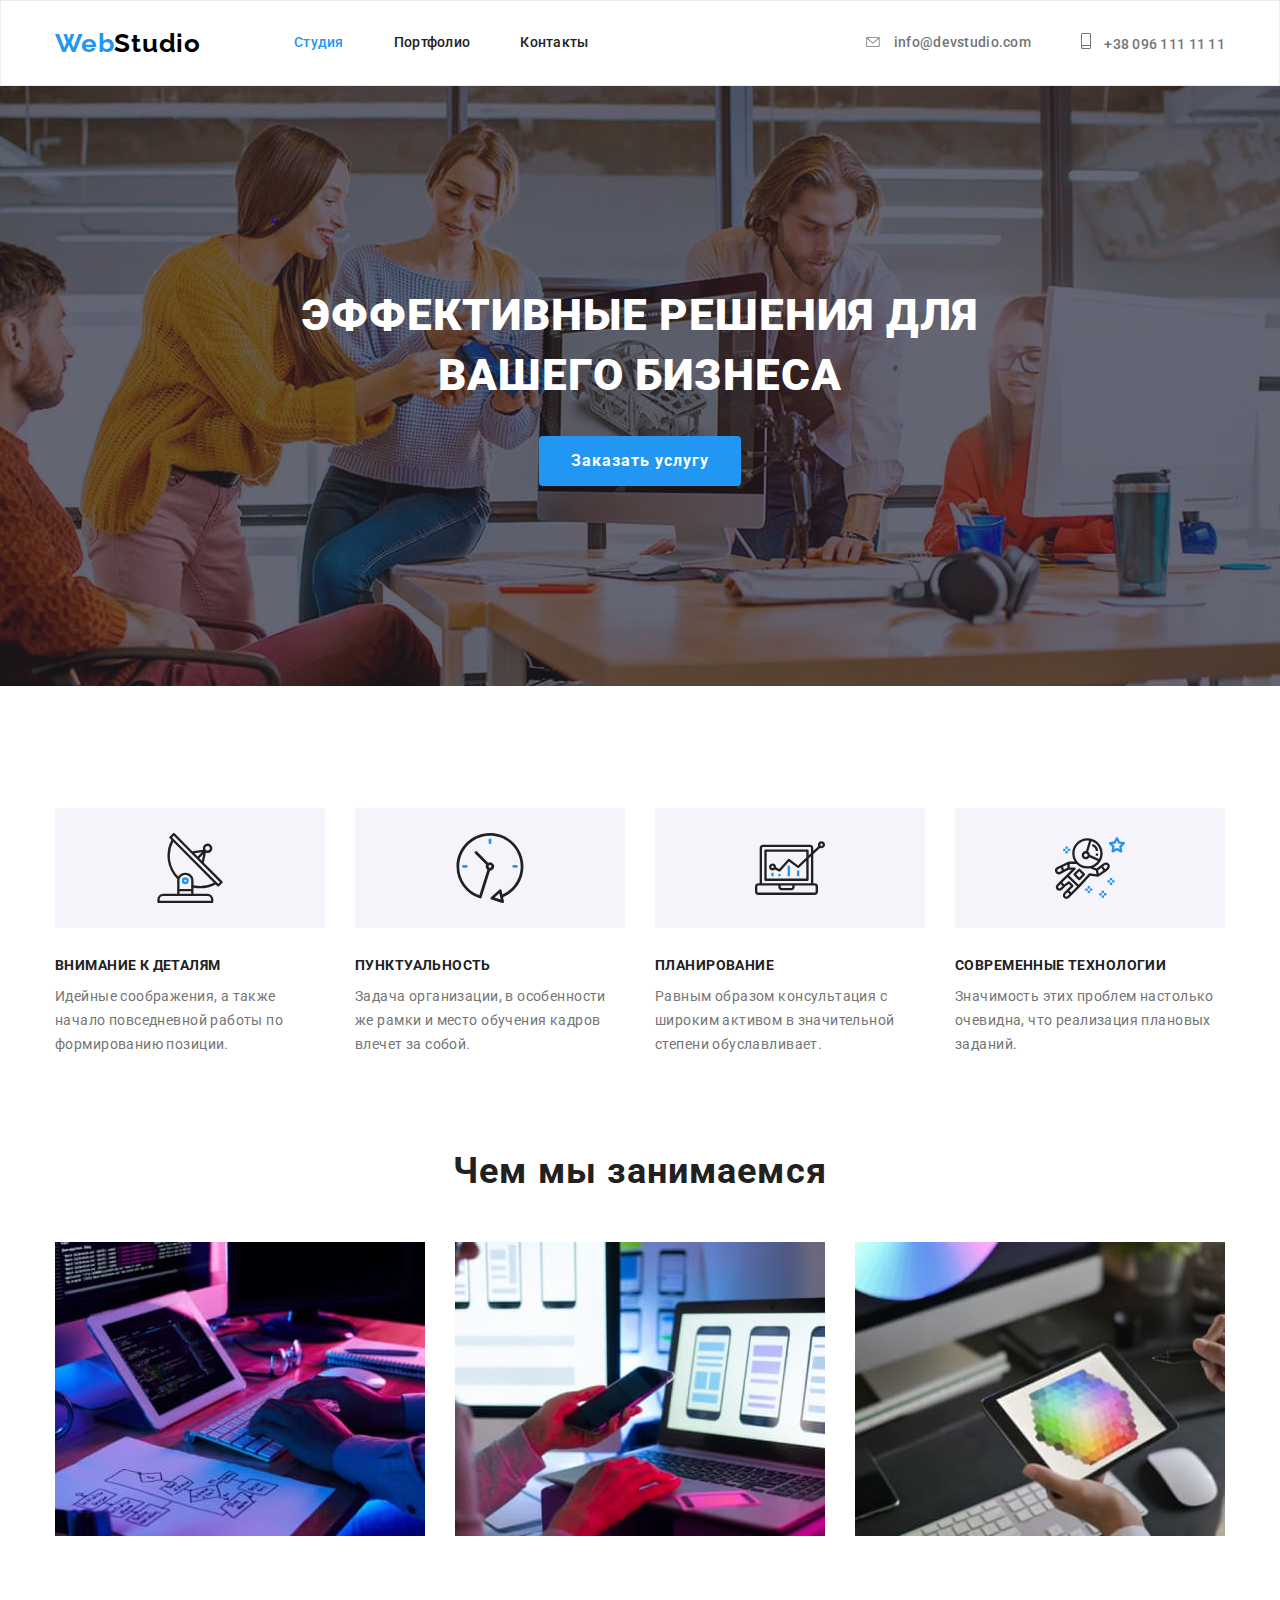
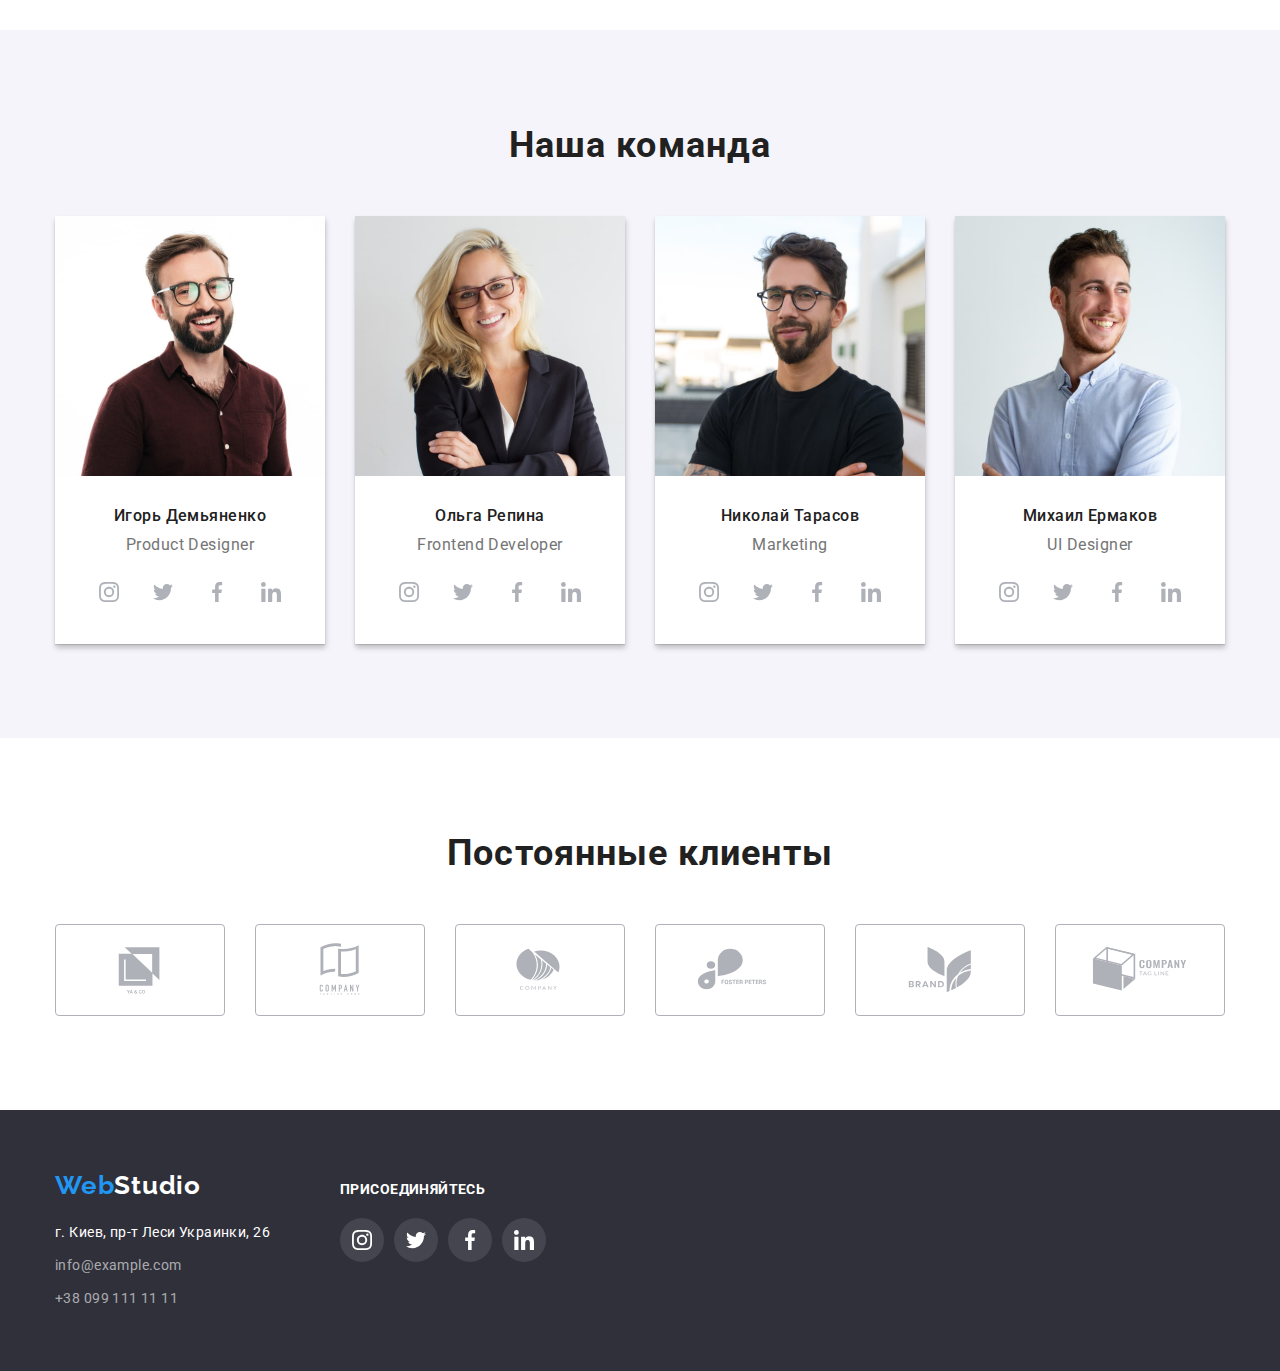
<file: index.html>
<!DOCTYPE html>
<html lang="ru">
    <head>
        <meta charset="UTF-8" />
        <meta http-equiv="X-UA-Compatible" content="IE=edge" />
        <meta name="viewport" content="width=device-width, initial-scale=1.0" />
        <title>Студия</title>
        <link rel="stylesheet" href="https://cdnjs.cloudflare.com/ajax/libs/modern-normalize/1.1.0/modern-normalize.min.css"/>
        <link
            href="https://fonts.googleapis.com/css2?family=Raleway:wght@700&family=Roboto:wght@400;500;700;900&display=swap"
            rel="stylesheet"
        />
        <link rel="stylesheet" href="./css/styles.css"/>
    </head>
    <body>
        <header class="line">
            <div class="container container-header">
                <nav class="nav-container">
                    <a href="./index.html" class="logo">Web<span class="logo-header">Studio</span></a>
                    <ul class="site-nav list">
                        <li class="item"><a href="./index.html" class="site-nav-link current">Студия</a></li>
                        <li class="item"><a href="./portfolio.html" class="site-nav-link">Портфолио</a></li>
                        <li class="item"><a href="#" class="site-nav-link">Контакты</a></li>
                    </ul>
                </nav>
                <ul class="contacts-list list">
                    <li class="item">                        
                        <a lang="en" href="mailto:info@devstudio.com" class="contacts-link link">
                            <svg class="icon-envelope">
                                <use href="./images/sprite.svg#icon-envelope"></use>
                            </svg>
                            info@devstudio.com
                        </a>
                    </li>
                    <li class="item">
                        <a href="tel:+380961111111" class="contacts-link link">
                            <svg class="icon-smartphone">
                                <use href="./images/sprite.svg#icon-smartphone"></use>
                            </svg>
                            +38 096 111 11 11
                        </a>
                    </li>
                </ul>
            </div>
        </header>
        <main>
            <section class="hero hero-background">
                <div class="container">
                    <h1 class="hero-title">Эффективные решения для вашего бизнеса</h1>
                    <button class="btn" type="button">Заказать услугу</button>                    
                </div>
            </section>
            <section class="section">
                <div class="container">
                    <h2 class="container-title hidden-title">Особенности</h2>
                    <ul class="feature-list list">
                        <li class="item">
                            <div class="icon-feature">
                                <svg class="icon-feature-svg">
                                    <use href="./images/sprite.svg#icon-antenna"></use>
                                </svg>
                            </div>
                            <h3 class="feature-title">Внимание к деталям</h3>
                            <p class="feature-text">
                            Идейные соображения, а также начало повседневной работы по формированию позиции.
                            </p>
                        </li>
                        <li class="item">
                            <div class="icon-feature">
                                <svg class="icon-feature-svg">
                                    <use href="./images/sprite.svg#icon-clock"></use>
                                </svg>
                            </div>
                            <h3 class="feature-title">Пунктуальность</h3>
                            <p class="feature-text">
                            Задача организации, в особенности же рамки и место обучения кадров влечет за собой.
                            </p>
                        </li>
                        <li class="item">
                            <div class="icon-feature">
                                <svg class="icon-feature-svg">
                                    <use href="./images/sprite.svg#icon-diagram"></use>
                                </svg>
                            </div>
                            <h3 class="feature-title">Планирование</h3>
                            <p class="feature-text">
                            Равным образом консультация с широким активом в значительной степени обуславливает.
                            </p>
                        </li>
                        <li class="item">
                            <div class="icon-feature">
                                <svg class="icon-feature-svg">
                                    <use href="./images/sprite.svg#icon-astronaut"></use>
                                </svg>
                            </div>
                            <h3 class="feature-title">Современные технологии</h3>
                            <p class="feature-text">
                            Значимость этих проблем настолько очевидна, что реализация плановых заданий.
                            </p>
                        </li>
                    </ul>
                </div>
            </section>
            <section class="section no-padding">
                <div class="container">
                    <h2 class="section-title">Чем мы занимаемся</h2>
                    <ul class="what-we-do list">
                        <li class="item"><img class="what-we-do-img" src="./images/box1.jpg" alt="Разработка" width="370"/></li>
                        <li class="item"><img class="what-we-do-img" src="./images/box2.jpg" alt="Мобильные Приложения" width="370"/></li>
                        <li class="item"><img class="what-we-do-img" src="./images/box3.jpg" alt="Дизайн" width="370"/></li>
                    </ul>
                </div>
            </section>
            <section class="section section-team">
                <div class="container">
                    <h2 class="section-title">Наша команда</h2>
                    <ul class="team-list list">
                        <li class="section-team-item">
                            <img class="img-team" src="./images/img1.jpg" alt="Демьяненко" width="270"/>
                            <div class="team-container">
                                <h3 class="team-name">Игорь Демьяненко</h3>
                                <p class="team-prof" lang="en">Product Designer</p>
                                <ul class="social-links list">
                                    <li class="social-item">
                                        <a class="social-link" href="#">
                                            <svg class="social-link-icon">
                                                <use href="./images/sprite.svg#icon-instagram"></use>
                                            </svg>
                                        </a>
                                    </li>
                                    <li class="social-item">
                                        <a class="social-link" href="#">
                                            <svg class="social-link-icon">
                                                <use href="./images/sprite.svg#icon-twitter"></use>
                                            </svg>
                                        </a>
                                    </li>                                    
                                    <li class="social-item">
                                        <a class="social-link" href="#">
                                            <svg class="social-link-icon">
                                                <use href="./images/sprite.svg#icon-facebook"></use>
                                            </svg>
                                        </a>
                                    </li>                                    
                                    <li class="social-item">
                                        <a class="social-link" href="#">
                                            <svg class="social-link-icon">
                                                <use href="./images/sprite.svg#icon-linkedin"></use>
                                            </svg>
                                        </a>                                    
                                    </li>
                                </ul>
                            </div>
                        </li>
                        <li class="section-team-item">
                            <img class="img-team" src="./images/img2.jpg" alt="Репина" width="270"/>
                            <div class="team-container">
                                <h3 class="team-name">Ольга Репина</h3>
                                <p class="team-prof" lang="en">Frontend Developer</p>
                                <ul class="social-links list">
                                    <li class="social-item">
                                        <a class="social-link" href="#">
                                            <svg class="social-link-icon">
                                                <use href="./images/sprite.svg#icon-instagram"></use>
                                            </svg>
                                        </a>
                                    </li>
                                    <li class="social-item">
                                        <a class="social-link" href="#">
                                            <svg class="social-link-icon">
                                                <use href="./images/sprite.svg#icon-twitter"></use>
                                            </svg>
                                        </a>
                                    </li>                                    
                                    <li class="social-item">
                                        <a class="social-link" href="#">
                                            <svg class="social-link-icon">
                                                <use href="./images/sprite.svg#icon-facebook"></use>
                                            </svg>
                                        </a>
                                    </li>                                    
                                    <li class="social-item">
                                        <a class="social-link" href="#">
                                            <svg class="social-link-icon">
                                                <use href="./images/sprite.svg#icon-linkedin"></use>
                                            </svg>
                                        </a>                                    
                                    </li>
                                </ul>
                            </div>
                        </li>
                        <li class="section-team-item">
                            <img class="img-team" src="./images/img3.jpg" alt="Тарасов" width="270"/>
                            <div class="team-container">
                                <h3 class="team-name">Николай Тарасов</h3>
                                <p class="team-prof" lang="en">Marketing</p>
                                <ul class="social-links list">
                                    <li class="social-item">
                                        <a class="social-link" href="#">
                                            <svg class="social-link-icon">
                                                <use href="./images/sprite.svg#icon-instagram"></use>
                                            </svg>
                                        </a>
                                    </li>
                                    <li class="social-item">
                                        <a class="social-link" href="#">
                                            <svg class="social-link-icon">
                                                <use href="./images/sprite.svg#icon-twitter"></use>
                                            </svg>
                                        </a>
                                    </li>                                    
                                    <li class="social-item">
                                        <a class="social-link" href="#">
                                            <svg class="social-link-icon">
                                                <use href="./images/sprite.svg#icon-facebook"></use>
                                            </svg>
                                        </a>
                                    </li>                                    
                                    <li class="social-item">
                                        <a class="social-link" href="#">
                                            <svg class="social-link-icon">
                                                <use href="./images/sprite.svg#icon-linkedin"></use>
                                            </svg>
                                        </a>                                    
                                    </li>
                                </ul>
                            </div>
                        </li>
                        <li class="section-team-item">
                            <img class="img-team" src="./images/img4.jpg" alt="Ермаков" width="270"/>
                            <div class="team-container">
                                <h3 class="team-name">Михаил Ермаков</h3>
                                <p class="team-prof" lang="en">UI Designer</p>
                                <ul class="social-links list">
                                    <li class="social-item">
                                        <a class="social-link" href="#">
                                            <svg class="social-link-icon">
                                                <use href="./images/sprite.svg#icon-instagram"></use>
                                            </svg>
                                        </a>
                                    </li>
                                    <li class="social-item">
                                        <a class="social-link" href="#">
                                            <svg class="social-link-icon">
                                                <use href="./images/sprite.svg#icon-twitter"></use>
                                            </svg>
                                        </a>
                                    </li>                                    
                                    <li class="social-item">
                                        <a class="social-link" href="#">
                                            <svg class="social-link-icon">
                                                <use href="./images/sprite.svg#icon-facebook"></use>
                                            </svg>
                                        </a>
                                    </li>                                    
                                    <li class="social-item">
                                        <a class="social-link" href="#">
                                            <svg class="social-link-icon">
                                                <use href="./images/sprite.svg#icon-linkedin"></use>
                                            </svg>
                                        </a>                                    
                                    </li>
                                </ul>
                            </div>
                        </li>
                    </ul>
                </div>
            </section>
            <section class="section">
                <div class="container">
                    <h2 class="section-title">Постоянные клиенты</h2>
                    <ul class="clients-list list">
                        <li class="client-item">
                            <a class="client-link" href="#">
                                <svg class="client-icon-logo">
                                    <use href="./images/sprite.svg#icon-logo1"></use>
                                </svg>                                
                            </a>
                        </li>
                        <li class="client-item">
                            <a class="client-link" href="#">
                                <svg class="client-icon-logo">
                                    <use href="./images/sprite.svg#icon-logo2"></use>
                                </svg>
                            </a>
                        </li>
                        <li class="client-item">
                            <a class="client-link" href="#">
                                <svg class="client-icon-logo">
                                    <use href="./images/sprite.svg#icon-logo3"></use>
                                </svg>
                            </a>
                        </li>
                        <li class="client-item">
                            <a class="client-link" href="#">
                                <svg class="client-icon-logo">
                                    <use href="./images/sprite.svg#icon-logo4"></use>
                                </svg>
                            </a>
                        </li>
                        <li class="client-item">
                            <a class="client-link" href="#">
                                <svg class="client-icon-logo">
                                    <use href="./images/sprite.svg#icon-logo5"></use>
                                </svg>
                            </a>
                        </li>
                        <li class="client-item">
                            <a class="client-link" href="#">
                                <svg class="client-icon-logo">
                                    <use href="./images/sprite.svg#icon-logo6"></use>
                                </svg>
                            </a>
                        </li>
                    </ul>
                </div>                
            </section>
        </main>
        <footer class="footer-box">
            <div class="container footer-box-container">
                <div class="footer-box-logo-address">
                    <a href="./index.html" class="logo container-logo">Web<span class="logo-footer">Studio</span></a>
                    <address class="contacts-footer">
                        <a href="https://goo.gl/maps/hART9pbW3rdHCNCXA" 
                            target="_blank" rel="noopener noreferrer nofollow" class="contacts-footer-address">
                            г. Киев, пр-т Леси Украинки, 26</a>
                        <ul class="list-footer list">
                            <li class="item-footer">
                                <a lang="en" href="mailto:info@example.com" class="contacts-footer-link link contacts-footer-padding">info@example.com</a>
                            </li>
                            <li class="item-footer">
                                <a href="tel:+380991111111" class="contacts-footer-link link">+38 099 111 11 11</a>
                            </li>
                        </ul>
                    </address>
                </div>
                <div class="footer-links">
                    <h2 class="section-title-links">Присоединяйтесь</h2>
                    <ul class="social-links list">
                        <li class="social-item">
                            <a class="social-link footer-social-link" href="#">
                                <svg class="social-link-icon">
                                    <use href="./images/sprite.svg#icon-instagram"></use>
                                </svg>
                            </a>
                        </li>
                        <li class="social-item">
                            <a class="social-link footer-social-link" href="#">
                                <svg class="social-link-icon">
                                    <use href="./images/sprite.svg#icon-twitter"></use>
                                </svg>
                            </a>
                        </li>                                    
                        <li class="social-item">
                            <a class="social-link footer-social-link" href="#">
                                <svg class="social-link-icon">
                                    <use href="./images/sprite.svg#icon-facebook"></use>
                                </svg>
                            </a>
                        </li>                                    
                        <li class="social-item">
                            <a class="social-link footer-social-link" href="#">
                                <svg class="social-link-icon">
                                    <use href="./images/sprite.svg#icon-linkedin"></use>
                                </svg>
                            </a>                                    
                        </li>
                    </ul>
                </div>
            </div>
        </footer>
    </body>
</html>
</file>
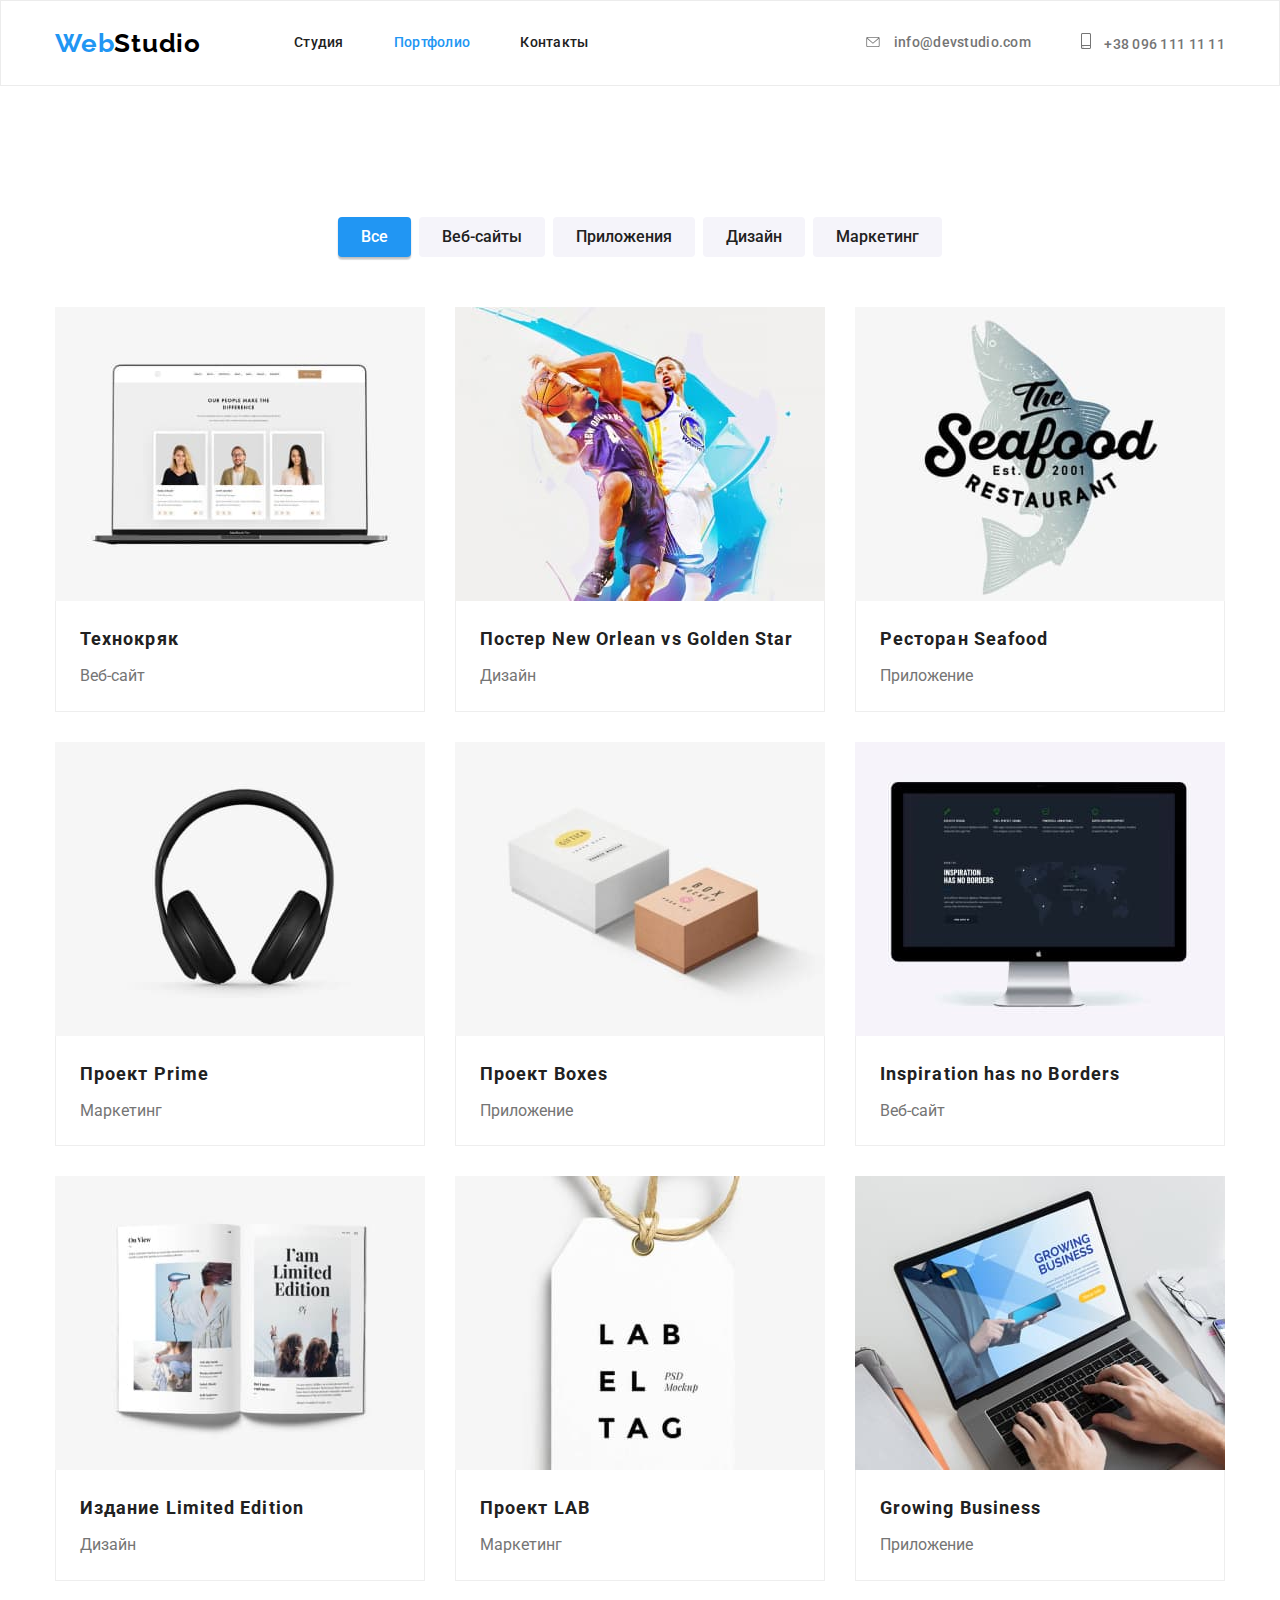
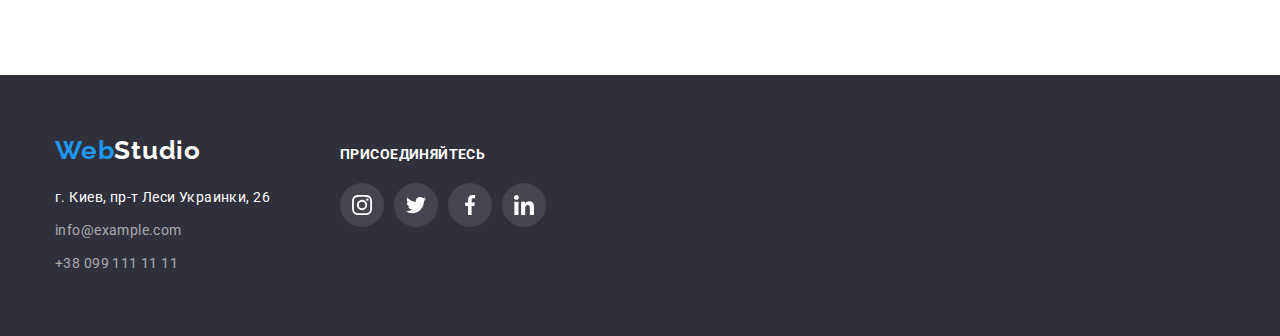
<file: portfolio.html>
<!DOCTYPE html>
<html lang="ru">
    <head>
        <meta charset="UTF-8">
        <meta http-equiv="X-UA-Compatible" content="IE=edge">
        <meta name="viewport" content="width=device-width, initial-scale=1.0">
        <title>Портфолио</title>
        <link 
        href="https://fonts.googleapis.com/css2?family=Raleway:wght@700&family=Roboto:wght@400;500;700;900&display=swap" 
        rel="stylesheet">
        <link rel="stylesheet" href="https://cdnjs.cloudflare.com/ajax/libs/modern-normalize/1.1.0/modern-normalize.min.css"/>
        <link rel="stylesheet" href="./css/styles.css">
    </head>
    <body>
        <header class="line">
            <div class="container container-header">
                <nav class="nav-container">
                    <a href="./index.html" class="logo">Web<span class="logo-header">Studio</span></a>
                    <ul class="site-nav list">
                        <li class="item"><a href="./index.html" class="site-nav-link">Студия</a></li>
                        <li class="item"><a href="./portfolio.html" class="site-nav-link current">Портфолио</a></li>
                        <li class="item"><a href="#" class="site-nav-link">Контакты</a></li>
                    </ul>
                </nav>
                <ul class="contacts-list list">
                    <li class="item">                        
                        <a lang="en" href="mailto:info@devstudio.com" class="contacts-link link">
                            <svg class="icon-envelope">
                                <use href="./images/sprite.svg#icon-envelope"></use>
                            </svg>
                            info@devstudio.com
                        </a>
                    </li>
                    <li class="item">
                        <a href="tel:+380961111111" class="contacts-link link">
                            <svg class="icon-smartphone">
                                <use href="./images/sprite.svg#icon-smartphone"></use>
                            </svg>
                            +38 096 111 11 11
                        </a>
                    </li>
                </ul>
            </div>
        </header>
        <main>
            <section class="section">
                <div class="container">
                    <h1 class="container-title hidden-title">Портфолио</h1>
                    <ul class="portfolio-list list">
                        <li class="item"><button type="button" class="filter-btn current">Все</button></li>
                        <li class="item"><button type="button" class="filter-btn">Веб-сайты</button></li>
                        <li class="item"><button type="button" class="filter-btn">Приложения</button></li>
                        <li class="item"><button type="button" class="filter-btn">Дизайн</button></li>
                        <li class="item"><button type="button" class="filter-btn">Маркетинг</button></li>
                    </ul>
                    <ul class="portfolio-projects list">
                        <li class="portfolio-item">
                            <a href="#" class="portfolio-link">
                                <img class="portfolio-img" src="./images/tehnokryak.jpg" alt="Технокряк" width="370">
                                <div class="portfolio-container">
                                    <h2 class="project">Технокряк</h2>
                                    <p class="project-view">Веб-сайт</p>
                                </div>
                            </a>
                        </li>
                        <li class="portfolio-item">
                            <a href="#" class="portfolio-link">
                                <img class="portfolio-img" src="./images/poster.jpg" alt="Постер" width="370">
                                <div class="portfolio-container">
                                    <h2 class="project">Постер <span lang="en">New Orlean vs Golden Star</span></h2>
                                    <p class="project-view">Дизайн</p>
                                </div>
                            </a>
                        </li>
                        <li class="portfolio-item">
                            <a href="#" class="portfolio-link">
                                <img class="portfolio-img" src="./images/seafood.jpg" alt="Ресторан" width="370">
                                <div class="portfolio-container">
                                    <h2 class="project">Ресторан <span lang="en">Seafood</span></h2>
                                    <p class="project-view">Приложение</p>
                                </div>
                            </a>
                        </li>
                        <li class="portfolio-item">
                            <a href="#" class="portfolio-link">
                                <img class="portfolio-img" src="./images/prime.jpg" alt="Проект Прайм" width="370">
                                <div class="portfolio-container">
                                    <h2 class="project" lang="en">Проект <span lang="en">Prime</span></h2>
                                    <p class="project-view">Маркетинг</p>
                                </div>
                            </a>
                        </li>
                        <li class="portfolio-item">
                            <a href="#" class="portfolio-link">
                                <img class="portfolio-img" src="./images/boxes.jpg" alt="Проект Боксес" width="370">
                                <div class="portfolio-container">
                                    <h2 class="project">Проект <span lang="en">Boxes</span></h2>
                                    <p class="project-view">Приложение</p>
                                </div>
                            </a>
                        </li>
                        <li class="portfolio-item">
                            <a href="#" class="portfolio-link">
                                <img class="portfolio-img" lang="en" src="./images/inspiration.jpg" alt="Inspiration" width="370">
                                <div class="portfolio-container">
                                    <h2 class="project" lang="en">Inspiration has no Borders</h2>
                                    <p class="project-view">Веб-сайт</p>
                                </div>
                            </a>
                        </li>
                        <li class="portfolio-item">
                            <a href="#" class="portfolio-link">
                                <img class="portfolio-img" src="./images/limedition.jpg" alt="Издание" width="370">
                                <div class="portfolio-container">
                                    <h2 class="project">Издание <span lang="en">Limited Edition</span></h2>
                                    <p class="project-view">Дизайн</p>
                                </div>
                            </a>
                        </li>
                        <li class="portfolio-item">
                            <a href="#" class="portfolio-link">
                                <img class="portfolio-img" src="./images/lab.jpg" alt="Проект Лаб" width="370">
                                <div class="portfolio-container">
                                    <h2 class="project">Проект <span lang="en">LAB</span></h2>
                                    <p class="project-view">Маркетинг</p>
                                </div>
                            </a>
                        </li>
                        <li class="portfolio-item">
                            <a href="#" class="portfolio-link">
                                <img class="portfolio-img" lang="en" src="./images/growing.jpg" alt="Growing Business" width="370">
                                <div class="portfolio-container">
                                    <h2 class="project" lang="en">Growing Business</h2>
                                    <p class="project-view">Приложение</p>
                                </div>
                            </a>
                        </li>
                    </ul>
                </div>
            </section>
        </main>
        <footer class="footer-box">
            <div class="container footer-box-container">
                <div class="footer-box-logo-address">
                    <a href="./index.html" class="logo container-logo">Web<span class="logo-footer">Studio</span></a>
                    <address class="contacts-footer">
                        <a href="https://goo.gl/maps/hART9pbW3rdHCNCXA" 
                            target="_blank" rel="noopener noreferrer nofollow" class="contacts-footer-address">
                            г. Киев, пр-т Леси Украинки, 26</a>
                        <ul class="list-footer list">
                            <li class="item-footer">
                                <a lang="en" href="mailto:info@example.com" class="contacts-footer-link link contacts-footer-padding">info@example.com</a>
                            </li>
                            <li class="item-footer">
                                <a href="tel:+380991111111" class="contacts-footer-link link">+38 099 111 11 11</a>
                            </li>
                        </ul>
                    </address>
                </div>
                <div class="footer-links">
                    <h2 class="section-title-links">Присоединяйтесь</h2>
                    <ul class="social-links list">
                        <li class="social-item">
                            <a class="social-link footer-social-link" href="#">
                                <svg class="social-link-icon">
                                    <use href="./images/sprite.svg#icon-instagram"></use>
                                </svg>
                            </a>
                        </li>
                        <li class="social-item">
                            <a class="social-link footer-social-link" href="#">
                                <svg class="social-link-icon">
                                    <use href="./images/sprite.svg#icon-twitter"></use>
                                </svg>
                            </a>
                        </li>                                    
                        <li class="social-item">
                            <a class="social-link footer-social-link" href="#">
                                <svg class="social-link-icon">
                                    <use href="./images/sprite.svg#icon-facebook"></use>
                                </svg>
                            </a>
                        </li>                                    
                        <li class="social-item">
                            <a class="social-link footer-social-link" href="#">
                                <svg class="social-link-icon">
                                    <use href="./images/sprite.svg#icon-linkedin"></use>
                                </svg>
                            </a>                                    
                        </li>
                    </ul>
                </div>
            </div>
        </footer>
    </body>
</html>
</file>
<file: css/styles.css>
:root {
    --start-logo-text-color: #2196F3;
    --end-logo-text-color: #000000;
    --title-text-color: #212121;
    --grey-text-color: #757575;
    --blackout-color: #FFFFFF99;
    --wite-color: #FFFFFF;
    --black-background: #2F303A;
    --grey-background: #F5F4FA;
    --press-button: #188CE8;
    --line-color: #ECECEC;
    --border-portfolio: #EEEEEE;
    --fill-icon: #AFB1B8;
    --footer-social-icon: rgba(255, 255, 255, 0.1);
}

/* Общие стили */
body {
    background-color: var(--wite-color);
    color:var(--title-text-color);
    font-family: Roboto, sans-serif;    
}
.list {
    list-style: none;
    padding: 0;
    margin: 0;
}
.container {
    width: 1200px;
    padding-left: 15px;
    padding-right: 15px;
    margin-left: auto;
    margin-right: auto;
}
.site-nav, .nav-container, .contacts-list, .container-header {
    display: flex;
    align-items: center;
}
.hidden-title {
    visibility: hidden;
}
.line {
    border: 1px solid var(--line-color);
}
.section {
    padding-top: 94px;
    padding-bottom: 94px;
}
.section.no-padding{
    padding-top: 0;
}
.section-title {
    margin-top: 0;
    margin-bottom: 50px;
    font-size: 36px;
    line-height: 1.17;
}
.logo, .link, .site-nav-link, .contacts-footer-address, .portfolio-link, .client-link {
    text-decoration: none;
}
.section-title, .logo, .btn, .feature-title, .project {
    font-weight: 700;
}
.site-nav-link, .contacts-link, .team-name, .filter-btn {
    font-weight: 500;
}
.logo-footer, .contacts-footer-address, .hero, .btn {
    color: var(--wite-color);
}
.contacts-link, .team-prof, .feature-text, .project-view {
    color: var(--grey-text-color);
}
.section-title, .team-name, .team-prof, .filter-btn, .hero, .container-title, .portfolio-list {
    text-align: center;
}
.logo, .feature-title, .feature-text, .section-title, .team-name, .team-prof, .contacts-footer {
    letter-spacing: 0.03em;
}

/* Хедер */
.logo {
    display: block;
    color: var(--start-logo-text-color);
    font-family: Raleway, sans-serif;
    font-size: 26px;
    line-height: 1.19;
}
.logo-header {
    color: var(--end-logo-text-color);
}
.nav-container > .logo {
    padding-top: 24px;
    padding-bottom: 24px;
}
.nav-container {
    margin-right: auto;
}
.site-nav-link {
    color: var(--title-text-color);
}
.site-nav .current {
    color: var(--start-logo-text-color);
}
.site-nav {
    margin-left: 93px;
}
.site-nav .item + .item, .contacts-list .item + .item {
    margin-left: 50px;
}
.link:hover, .link:focus, .site-nav-link:hover, .site-nav-link:focus {
    color: var(--start-logo-text-color);
}
.site-nav-link, .contacts-link {
    display: block;
    padding-top: 32px;
    padding-bottom: 32px;
    font-size: 14px;
    line-height: 1.14;
    letter-spacing: 0.02em;
}
.icon-envelope {
    width: 16px;
    height: 10px;
    margin-right: 10px;
    fill: currentColor;
}
.icon-smartphone {
    width: 10px;
    height: 16px;
    margin-right: 10px;
    fill: currentColor;
}

/* hero */
.hero {
    letter-spacing: 0.06em;
    padding-top: 200px;
    padding-bottom: 200px;
}
.hero-background {
    max-width: 1600px;
    height: 600px;
    margin-left: auto;
    margin-right: auto;
    background-image: linear-gradient(to right, rgba(47, 48, 58, 0.4), rgba(47, 48, 58, 0.4)), 
    url('../images/hero.jpg');
    background-repeat: no-repeat;
    background-position: center;
    background-size: cover;
}
.hero-title {
    width: 690px;
    margin-right: auto;
    margin-left: auto;
    margin-top: 0;
    margin-bottom: 30px;
    font-weight: 900;
    font-size: 44px;
    line-height: 1.36;
    text-transform: uppercase;
}
.btn {
    border-radius: 4px;
    display: inline-block;
    padding: 10px 32px;
    min-width: 200px;
    border: var(--start-logo-text-color);
    background-color: var(--start-logo-text-color);
    font-family: inherit;
    font-size: 16px;
    line-height: 1.87;
    letter-spacing: 0.06em;
    cursor: pointer;
}
.btn:hover, .btn:focus {
    background: var(--press-button);
}

/* Особенности */
.container-title {
    margin-top: 0;
    margin-bottom: 0;
}
.feature-list {
    display: flex;
}
.feature-list .item {
    display: block;
    width: calc((100% - 3 * 30px) / 4);
}
.feature-list .item + .item {
    margin-left: 30px;
}
.icon-feature {
    display: flex;
    height: 120px;
    margin-bottom: 30px;   
    background-color: var(--grey-background);
    justify-content: center;
    align-items:center;
}
.icon-feature-svg {
    width: 70px;
    height: 70px;
    
}
.feature-title {
    margin-top: 0;
    margin-bottom: 10px;
    font-size: 14px;
    line-height: 1.14;
    text-transform: uppercase;
}
.feature-text {
    margin-top: 0;
    margin-bottom: 0;
    font-size: 14px;
    line-height: 1.72;
}
/* Чем мы занимаемся */
.what-we-do {
    display: flex;
}
.what-we-do .item + .item {
    margin-left: 30px;
}
.what-we-do-img {
    display: block;
    max-width: 100%;
    height: auto;
}
/* Наша команда */
.section-team {
    background-color: var(--grey-background);
}
.section-team-item {
    display: block;
    width: calc((100% - 3 * 30px) / 4);
    background-color: var(--wite-color);
    box-shadow: 0px 1px 1px rgba(0, 0, 0, 0.12),
                0px 4px 4px rgba(0, 0, 0, 0.06), 
                1px 4px 6px rgba(0, 0, 0, 0.16);
}
.team-list {
    display: flex;
}
.team-list .section-team-item + .section-team-item {
    margin-left: 30px;
}
.img-team {
    display: block;
    max-width: 100%;
    height: auto;
}
.team-container {
    padding-top: 30px;
    padding-bottom: 30px;
}
.team-name, .team-prof{
    font-size: 16px;
    line-height: 1.19;
}
.team-name {
    margin-top: 0;
    margin-bottom: 10px; 
}
.team-prof {
    margin-top: 0;
    margin-bottom: 16px;
}
.social-links {
    display: flex;
    align-items:center;
    justify-content: center;
}
.social-links .social-item + .social-item {
    margin-left: 10px;
}
.social-link {
    width: 44px;
    height: 44px;
    display: flex;   
    color: var(--fill-icon);
    align-items:center;
    justify-content: center;
    border-radius: 50%;
}
.social-link:hover, .social-link:focus {
    color: var(--wite-color);
    background-color: var(--start-logo-text-color);  
}
.social-link-icon {
    width: 20px;
    height: 20px;
    fill: currentColor;
}

/* Постоянные клиенты */
.clients-list {
    display: flex;
    gap: 30px;
}
.client-link {    
    display: flex;
	justify-content: center;
	align-items: center;
	outline: transparent;
	width: 170px;
	height: 92px;
	border: 1px solid var(--fill-icon);
	border-radius: 4px;
	color: var(--fill-icon);
}
.client-icon-logo {
    width: 106px;
    height: 60px; 
    fill: currentColor;
}
.client-link:hover, .client-link:focus {
    color: var(--start-logo-text-color);
    border: 1px solid var(--start-logo-text-color)
}

/* футер */
.footer-box {
    background-color: var(--black-background);
    padding-top: 60px;
    padding-bottom: 60px;    
}
.footer-box-container {
    display: flex;
}
.footer-box-logo-address{
    display: block;
    margin-right: 70px;
}
.container-logo {
    margin-top: 0;
    margin-bottom: 20px;
}
.contacts-footer {
    font-size: 14px;
    line-height: 1.71;
    font-style: normal;
}
.contacts-footer-address {
    display:block;
    margin-top: 0;
    margin-bottom: 9px;
}
.contacts-footer-padding {
    margin-bottom: 9px;
}
.contacts-footer-link {
    display:block;
    color: var(--blackout-color);
}
.footer-links {
    display: block;
}
.section-title-links {
    margin-top: 0;
    margin-bottom: 20px;
    padding-top: 12px;
    font-size: 14px;
    line-height: 1.14;
    font-weight: 700;
    letter-spacing: 0.03em;
    text-transform: uppercase;
    color: var(--wite-color);
}
.social-item .footer-social-link {
    color: var(--wite-color);
    background-color: var(--footer-social-icon);
}
.social-item .footer-social-link:hover, .social-item .footer-social-link:focus {
    color: var(--wite-color);
    background-color: var(--start-logo-text-color);  
}


/* Портфолио */
.portfolio-list {
    display: flex;
    justify-content: center;
    margin-bottom: 50px;
}
.portfolio-list .item + .item {
    margin-left: 8px;
}
.filter-btn {
    border-radius: 4px;
    display: inline-block;
    padding: 6px 22px;
    border: 1px solid transparent;
    background-color: var(--grey-background);
    font-family: inherit;
    color: inherit;
    font-size: 16px;
    line-height: 1.62;
    cursor: pointer;
}
.filter-btn:hover, .filter-btn:focus, .filter-btn.current {
    background-color: var(--start-logo-text-color);
    color: var(--wite-color);
    box-shadow: 0px 3px 1px rgba(0, 0, 0, 0.1), 
                0px 1px 2px rgba(0, 0, 0, 0.08),
                0px 2px 2px rgba(0, 0, 0, 0.12);
}
.portfolio-projects {
    display: flex;
    flex-wrap: wrap;
}
.portfolio-item {
    width: calc((100% - 2 * 30px) / 3);
    margin-right: 30px;
    margin-bottom: 30px;
}
 .portfolio-item:nth-child(3n) {
    margin-right: 0;
}
.portfolio-item:nth-last-child(-n+3) {
    margin-bottom: 0;
}
.portfolio-item:hover, .portfolio-item:focus {
    box-shadow: 0px 1px 1px rgba(0, 0, 0, 0.12), 
                0px 4px 4px rgba(0, 0, 0, 0.06), 
                1px 4px 6px rgba(0, 0, 0, 0.16);
}
.portfolio-link {
    display: block;    
}
.portfolio-img {
    display: block;
    max-width: 100%;
    height: auto;
}
.portfolio-container {
    padding: 20px 24px;
    border: solid var(--border-portfolio);
    border-width: 0 1px 1px 1px;
    
}
.project {
    margin-top: 0;
    margin-bottom: 4px;
    color: var(--title-text-color);
    font-size: 18px;
    line-height: 2;
    letter-spacing: 0.06em;
}
.project-view {
    margin-top: 0;
    margin-bottom: 0;
    line-height: 1.87;
}
</file>
